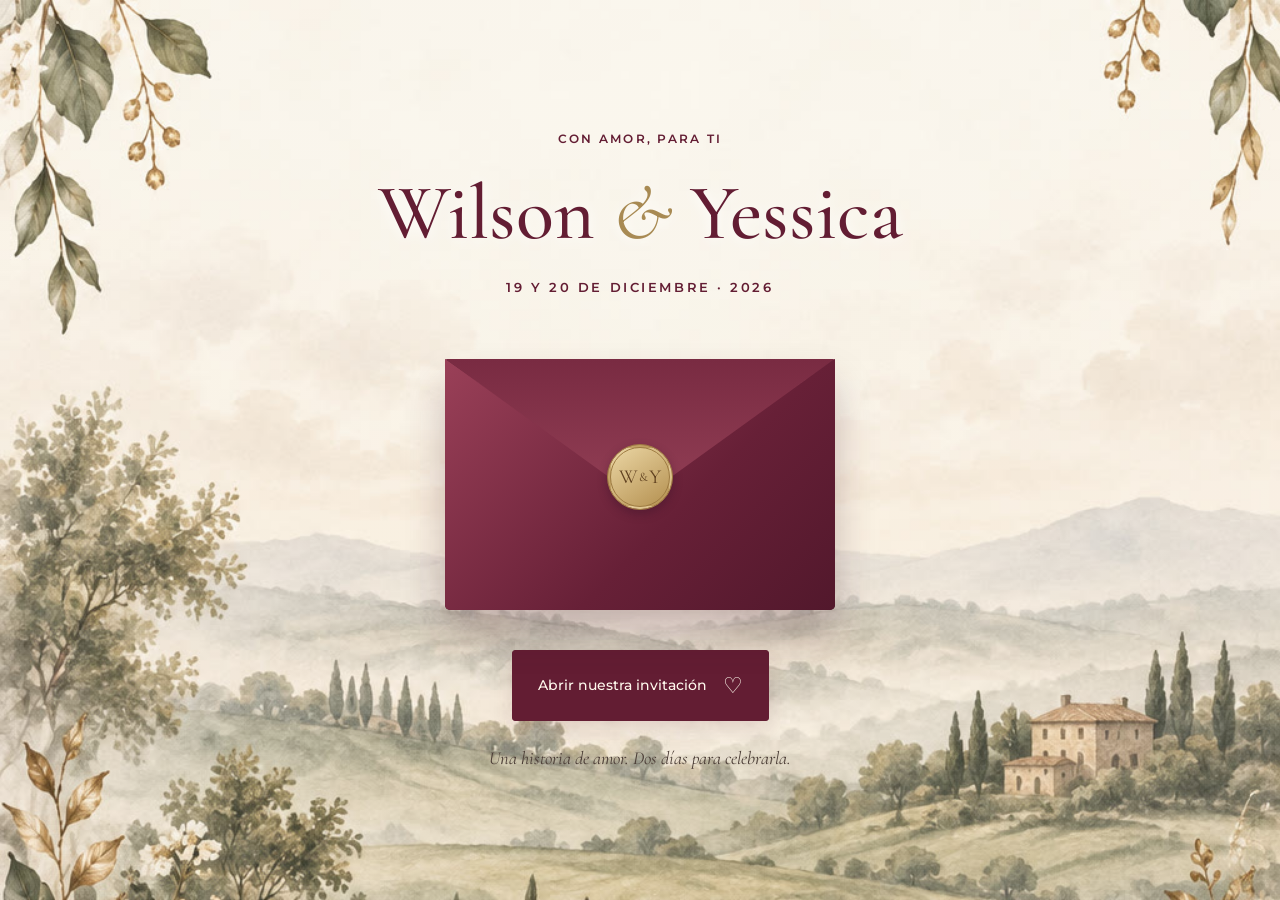
<file: index.html>
<!doctype html>
<html lang="es">
<head>
<meta charset="utf-8"><meta name="viewport" content="width=device-width,initial-scale=1,viewport-fit=cover">
<meta name="theme-color" content="#631d33"><meta name="description" content="Wilson y Yessica · Nuestra boda · 19 de diciembre de 2026. Una celebración de amor que continúa el 20.">
<title>Wilson & Yessica · Nuestra boda</title>
<link rel="icon" href="data:image/svg+xml,%3Csvg xmlns='http://www.w3.org/2000/svg' viewBox='0 0 40 40'%3E%3Crect width='40' height='40' rx='20' fill='%23631d33'/%3E%3Ctext x='20' y='28' text-anchor='middle' fill='%23fff8ed' font-size='26'%3E%E2%99%A5%3C/text%3E%3C/svg%3E">
<link rel="stylesheet" href="estilo.css?v=padrinos-boton-8"><script src="configuracion.js?v=formulario-1" defer></script><script src="invitacion.js?v=padrinos-6" defer></script>
</head>
<body>
<audio id="music" loop preload="none"><source src="cancion.m4a" type="audio/mp4"></audio>
<section class="cover" id="cover" aria-labelledby="cover-title">
  <div class="cover-inner"><p class="eyebrow">CON AMOR, PARA TI</p><h1 id="cover-title">Wilson <span>&</span> Yessica</h1><p class="cover-date">19 Y 20 DE DICIEMBRE · 2026</p>
  <div class="envelope" aria-hidden="true"><div class="letter">Nuestra boda<span>19 Y 20 · 12 · 2026</span></div><div class="pocket"></div><div class="flap"></div><div class="seal">W<span>&</span>Y</div></div>
  <button id="open" class="primary">Abrir nuestra invitación <span aria-hidden="true">♡</span></button><p class="cover-note">Una historia de amor. Dos días para celebrarla.</p></div>
</section>
<div id="petals" aria-hidden="true"></div>
<button id="music-button" class="music-button" hidden aria-label="Reproducir música" aria-pressed="false">♫ <span>Música</span></button>
<main id="invitation" hidden>
  <header class="hero section"><div class="floral-crown" aria-hidden="true"><img src="flores-canva.png" alt="" width="1536" height="512"></div><svg class="wedding-icon " viewBox="0 0 64 64" fill="none" stroke="currentColor" stroke-width="2" stroke-linecap="round" stroke-linejoin="round" aria-hidden="true" focusable="false"><circle cx="24" cy="38" r="15"/><circle cx="42" cy="38" r="15"/><path d="m34 15 8-8 8 8-8 10Z"/></svg><p class="eyebrow">NOS CASAMOS</p><h2>Wilson <span>&</span><br>Yessica</h2><p class="hero-date">19 de diciembre de 2026 · Cochabamba</p>
    <div class="portrait"><img class="couple" src="novios.jpeg" alt="Wilson y Yessica juntos" width="648" height="740"><img class="floral-frame" src="marco-floral.png" alt="" width="1024" height="1536"></div>
    <p class="quote">Dios juntó nuestras manos y nos señaló el camino;<br>nosotros uniremos nuestras vidas<br>y lo recorreremos con amor y fe.</p><div class="divider" aria-hidden="true">✧</div>
  </header>
  <section class="section blessing"><svg class="wedding-icon " viewBox="0 0 64 64" fill="none" stroke="currentColor" stroke-width="2" stroke-linecap="round" stroke-linejoin="round" aria-hidden="true" focusable="false"><path d="M32 53S7 38 7 22C7 8 25 5 32 18 39 5 57 8 57 22c0 16-25 31-25 31Z"/></svg><p class="eyebrow">CON LA BENDICIÓN DE NUESTROS PADRES</p><div class="parents"><p>Oscar Orellana V.<br>Marcelina Araoz O.</p><p>Tomas Flores A.<br><span class="memory-name">Martha Duran R. <span class="memory-cross" aria-label="en memoria">†</span></span></p></div><p class="intro">Con el amor que nos une, queremos invitarte a ser parte de este día tan esperado. Acompáñanos a comenzar un nuevo capítulo de nuestra historia.</p><p class="love-note">El amor que hoy celebramos floreció con el cariño de quienes nos enseñaron a amar.</p><div class="floral-divider" aria-hidden="true"><img src="flores-canva.png" alt="" width="1536" height="512" loading="lazy"></div></section>
  <section class="sponsors-link-section" id="padrinos-access" aria-label="Nuestros padrinos"><a class="sponsors-floral-link" href="padrinos.html"><img src="flores-canva.png" alt="" width="1536" height="512" loading="lazy"><span class="sponsors-link-label">Nuestros padrinos</span><span class="sponsors-link-caption">Conoce a quienes nos acompañan <span aria-hidden="true">↗</span></span></a></section>
  <section class="section date-section"><svg class="wedding-icon " viewBox="0 0 64 64" fill="none" stroke="currentColor" stroke-width="2" stroke-linecap="round" stroke-linejoin="round" aria-hidden="true" focusable="false"><rect x="10" y="14" width="44" height="43" rx="4"/><path d="M21 7v14M43 7v14M10 27h44M25 40l5 5 10-11"/></svg><p class="eyebrow">RESERVA ESTE DÍA</p><h2>El comienzo de un <em>para siempre</em></h2><div class="calendar" aria-label="Diciembre de 2026. Sábado 19, día de nuestra boda"><div class="month">Diciembre <span>2026</span></div><div class="weekdays" aria-hidden="true"><span>L</span><span>M</span><span>M</span><span>J</span><span>V</span><span>S</span><span>D</span></div><div class="days" id="calendar-days"></div></div><p class="date-caption">Sábado 19 de diciembre</p><p class="count-label" id="count-label">Falta muy poquito para encontrarnos</p><div class="countdown" id="countdown" role="timer" aria-label="Tiempo restante hasta la ceremonia"><div><strong id="days">—</strong><span>Días</span></div><div><strong id="hours">—</strong><span>Horas</span></div><div><strong id="minutes">—</strong><span>Minutos</span></div><div><strong id="seconds">—</strong><span>Segundos</span></div></div><p class="continuation">Y porque un día no alcanza para tanta alegría…<br><strong>¡La celebración continúa el domingo 20!</strong></p><p class="love-note">Elegirte hoy es una alegría; seguir eligiéndote cada día será nuestra promesa.</p><div class="floral-divider" aria-hidden="true"><img src="flores-canva.png" alt="" width="1536" height="512" loading="lazy"></div></section>
  <section class="section moments"><p class="eyebrow">NUESTROS ENCUENTROS</p><h2>Dos días,<br><em>un mismo amor</em></h2><div class="event-grid">
    <article class="event"><svg class="wedding-icon " viewBox="0 0 64 64" fill="none" stroke="currentColor" stroke-width="2" stroke-linecap="round" stroke-linejoin="round" aria-hidden="true" focusable="false"><path d="M32 5v13M26 10h12M14 57V30l18-15 18 15v27ZM5 57h54M25 57V44a7 7 0 0 1 14 0v13M28 30h8v7h-8Z"/></svg><p class="eyebrow">SÁBADO 19 · 13:00</p><h3>Ceremonia religiosa</h3><p class="venue">Templo Madre de la Divina Providencia<br>«El Hospicio»</p><p>Plaza Colón · Cochabamba</p><a class="outline" href="https://maps.app.goo.gl/xTVcMudNrRDbZgpJ7?g_st=aw" target="_blank" rel="noopener noreferrer"><svg class="wedding-icon icon-small" viewBox="0 0 64 64" fill="none" stroke="currentColor" stroke-width="2" stroke-linecap="round" stroke-linejoin="round" aria-hidden="true" focusable="false"><path d="M32 58S13 37 13 24a19 19 0 0 1 38 0c0 13-19 34-19 34Z"/><circle cx="32" cy="24" r="7"/></svg><span>Cómo llegar a la iglesia ↗</span></a></article>
    <article class="event"><svg class="wedding-icon " viewBox="0 0 64 64" fill="none" stroke="currentColor" stroke-width="2" stroke-linecap="round" stroke-linejoin="round" aria-hidden="true" focusable="false"><circle cx="24" cy="38" r="15"/><circle cx="42" cy="38" r="15"/><path d="m34 15 8-8 8 8-8 10Z"/></svg><p class="eyebrow">20 DE DICIEMBRE · 15:00</p><h3>Ceremonia civil</h3><p class="venue">Complejo La Frontera</p><p>Final Av. Tadeo Haenke Oeste, Colcapirhua.<br>Próximo al balneario Azul Azul.</p><a class="outline" href="https://maps.app.goo.gl/ximq4YPet9B9PEyF7?g_st=aw" target="_blank" rel="noopener noreferrer"><svg class="wedding-icon icon-small" viewBox="0 0 64 64" fill="none" stroke="currentColor" stroke-width="2" stroke-linecap="round" stroke-linejoin="round" aria-hidden="true" focusable="false"><path d="M32 58S13 37 13 24a19 19 0 0 1 38 0c0 13-19 34-19 34Z"/><circle cx="32" cy="24" r="7"/></svg><span>Cómo llegar a la ceremonia civil ↗</span></a></article>
    <article class="event"><svg class="wedding-icon " viewBox="0 0 64 64" fill="none" stroke="currentColor" stroke-width="2" stroke-linecap="round" stroke-linejoin="round" aria-hidden="true" focusable="false"><path d="m9 12 18-4 4 18c2 12-15 16-18 4ZM55 12 37 8l-4 18c-2 12 15 16 18 4ZM23 39l4 17M18 58l18-4M41 39l-4 17M46 58l-18-4"/></svg><p class="eyebrow">19 Y 20 DE DICIEMBRE</p><h3>Recepción social</h3><p class="venue">Complejo La Frontera</p><p>Final Av. Tadeo Haenke Oeste, Colcapirhua.<br>Próximo al balneario Azul Azul.</p><a class="outline" href="https://maps.app.goo.gl/ximq4YPet9B9PEyF7?g_st=aw" target="_blank" rel="noopener noreferrer"><svg class="wedding-icon icon-small" viewBox="0 0 64 64" fill="none" stroke="currentColor" stroke-width="2" stroke-linecap="round" stroke-linejoin="round" aria-hidden="true" focusable="false"><path d="M32 58S13 37 13 24a19 19 0 0 1 38 0c0 13-19 34-19 34Z"/><circle cx="32" cy="24" r="7"/></svg><span>Cómo llegar a la recepción ↗</span></a></article>
  </div><p class="love-note">De tu mano, cada camino se convierte en hogar.</p><div class="floral-divider" aria-hidden="true"><img src="flores-canva.png" alt="" width="1536" height="512" loading="lazy"></div></section>
  
  <section class="section rsvp"><svg class="wedding-icon " viewBox="0 0 64 64" fill="none" stroke="currentColor" stroke-width="2" stroke-linecap="round" stroke-linejoin="round" aria-hidden="true" focusable="false"><rect x="7" y="17" width="50" height="35" rx="4"/><path d="m8 19 24 20 24-20M8 50l17-17M56 50 39 33"/></svg><p class="eyebrow">TU PRESENCIA ES PARTE DE NUESTRA ALEGRÍA</p><h2>Nos encantará<br><em>celebrar contigo</em></h2><aside class="adults-note" aria-labelledby="adults-title"><svg class="wedding-icon " viewBox="0 0 64 64" fill="none" stroke="currentColor" stroke-width="2" stroke-linecap="round" stroke-linejoin="round" aria-hidden="true" focusable="false"><path d="M32 53S7 38 7 22C7 8 25 5 32 18 39 5 57 8 57 22c0 16-25 31-25 31Z"/></svg><p class="eyebrow" id="adults-title">CON RESPETO Y CARIÑO</p><p>Amamos a los niños, pero en esta ocasión deseamos compartir una velada tranquila y romántica, reservada solo para adultos.</p><p>Gracias por comprender y acompañarnos a vivir este momento tan especial.</p></aside><p>Confirma tu asistencia y cuéntanos cuántos adultos te acompañarán.</p><a class="primary" id="rsvp-link" hidden target="_blank" rel="noopener noreferrer">Confirmar asistencia ♡</a><p id="rsvp-pending" class="pending">La confirmación de asistencia estará disponible pronto.</p><p class="questions">¿Tienes alguna duda?</p><a class="contact" href="https://wa.me/59168508211?text=Hola%2C%20tengo%20una%20consulta%20sobre%20la%20boda%20de%20Wilson%20y%20Yessica." target="_blank" rel="noopener noreferrer">Escríbenos por WhatsApp ↗</a><p class="love-note">La felicidad crece cuando se comparte con las personas que llevamos en el corazón.</p><div class="floral-divider" aria-hidden="true"><img src="flores-canva.png" alt="" width="1536" height="512" loading="lazy"></div></section>
  <footer><p class="footer-names">Wilson & Yessica</p><p>Con amor, te esperamos.</p><span>19 · 12 · 2026</span></footer>
</main>
<noscript><p class="noscript">Activa JavaScript para abrir esta invitación interactiva.</p></noscript>
</body></html>
</file>
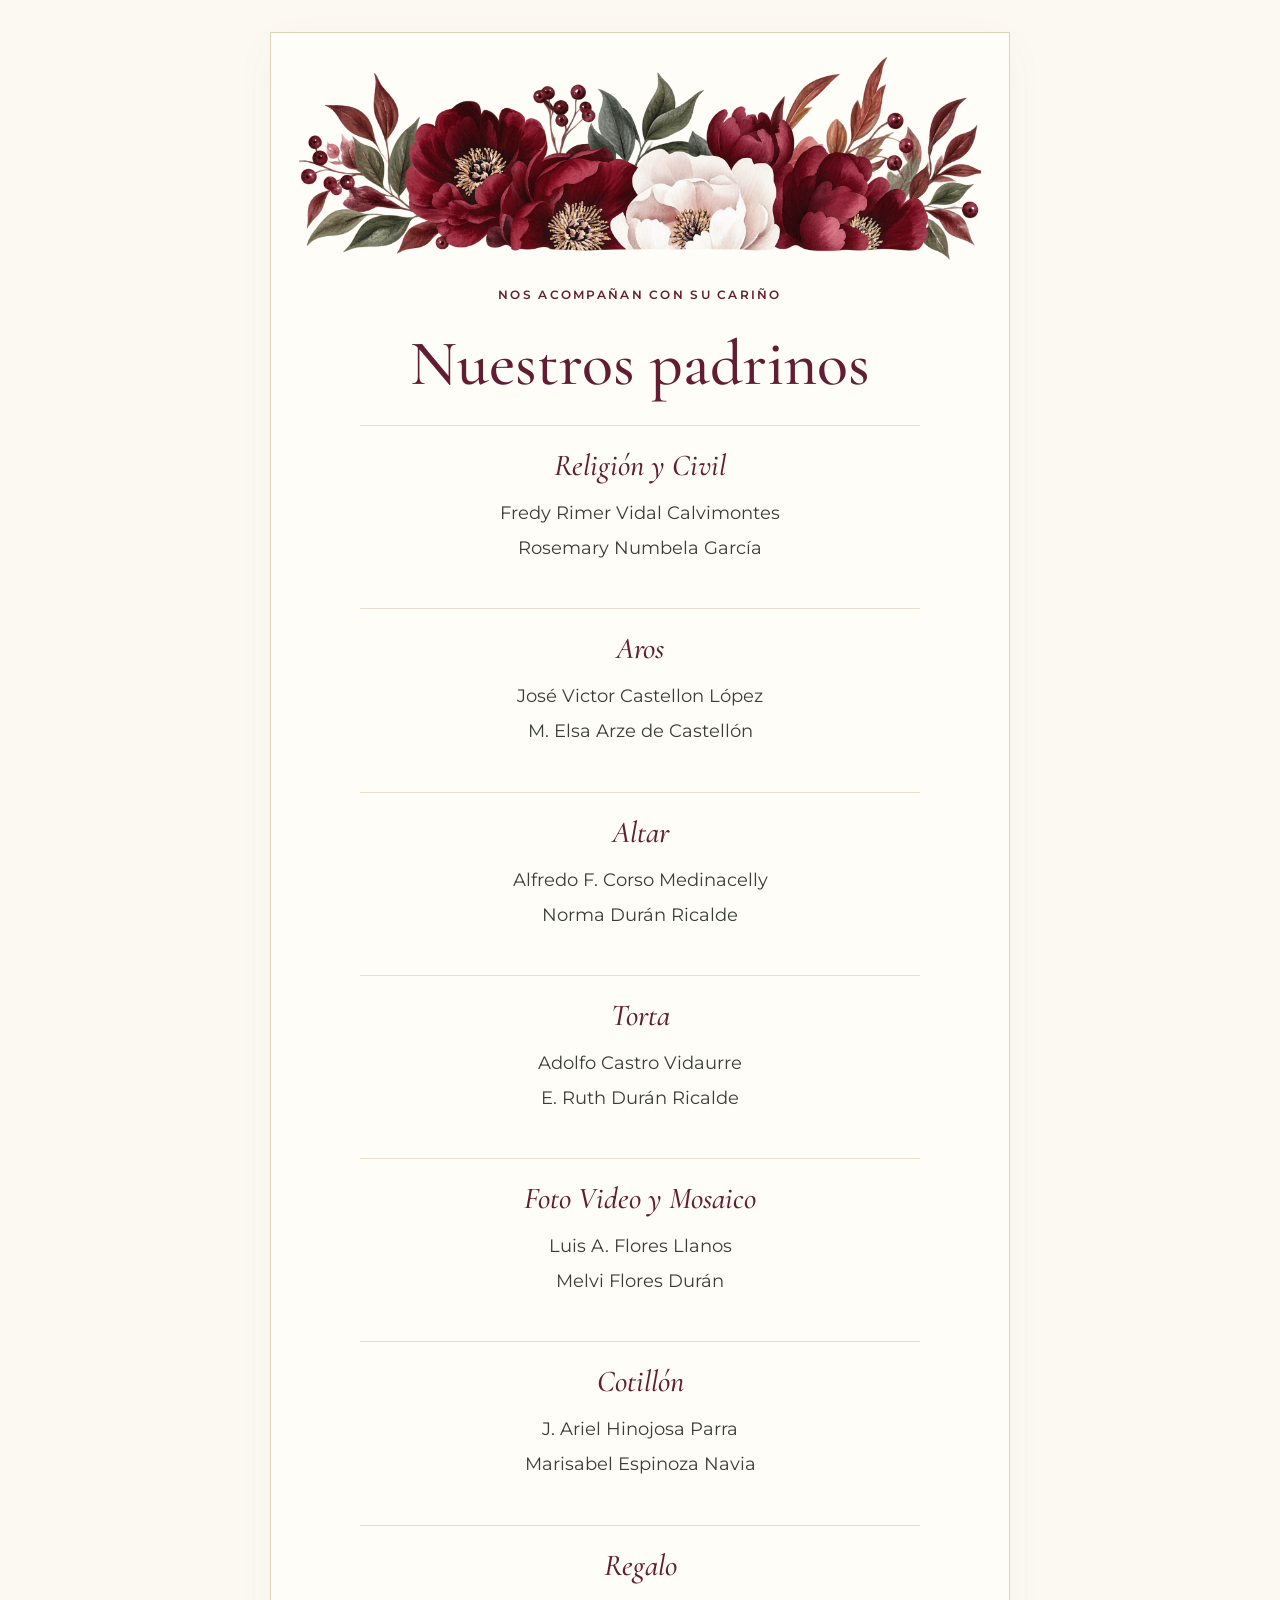
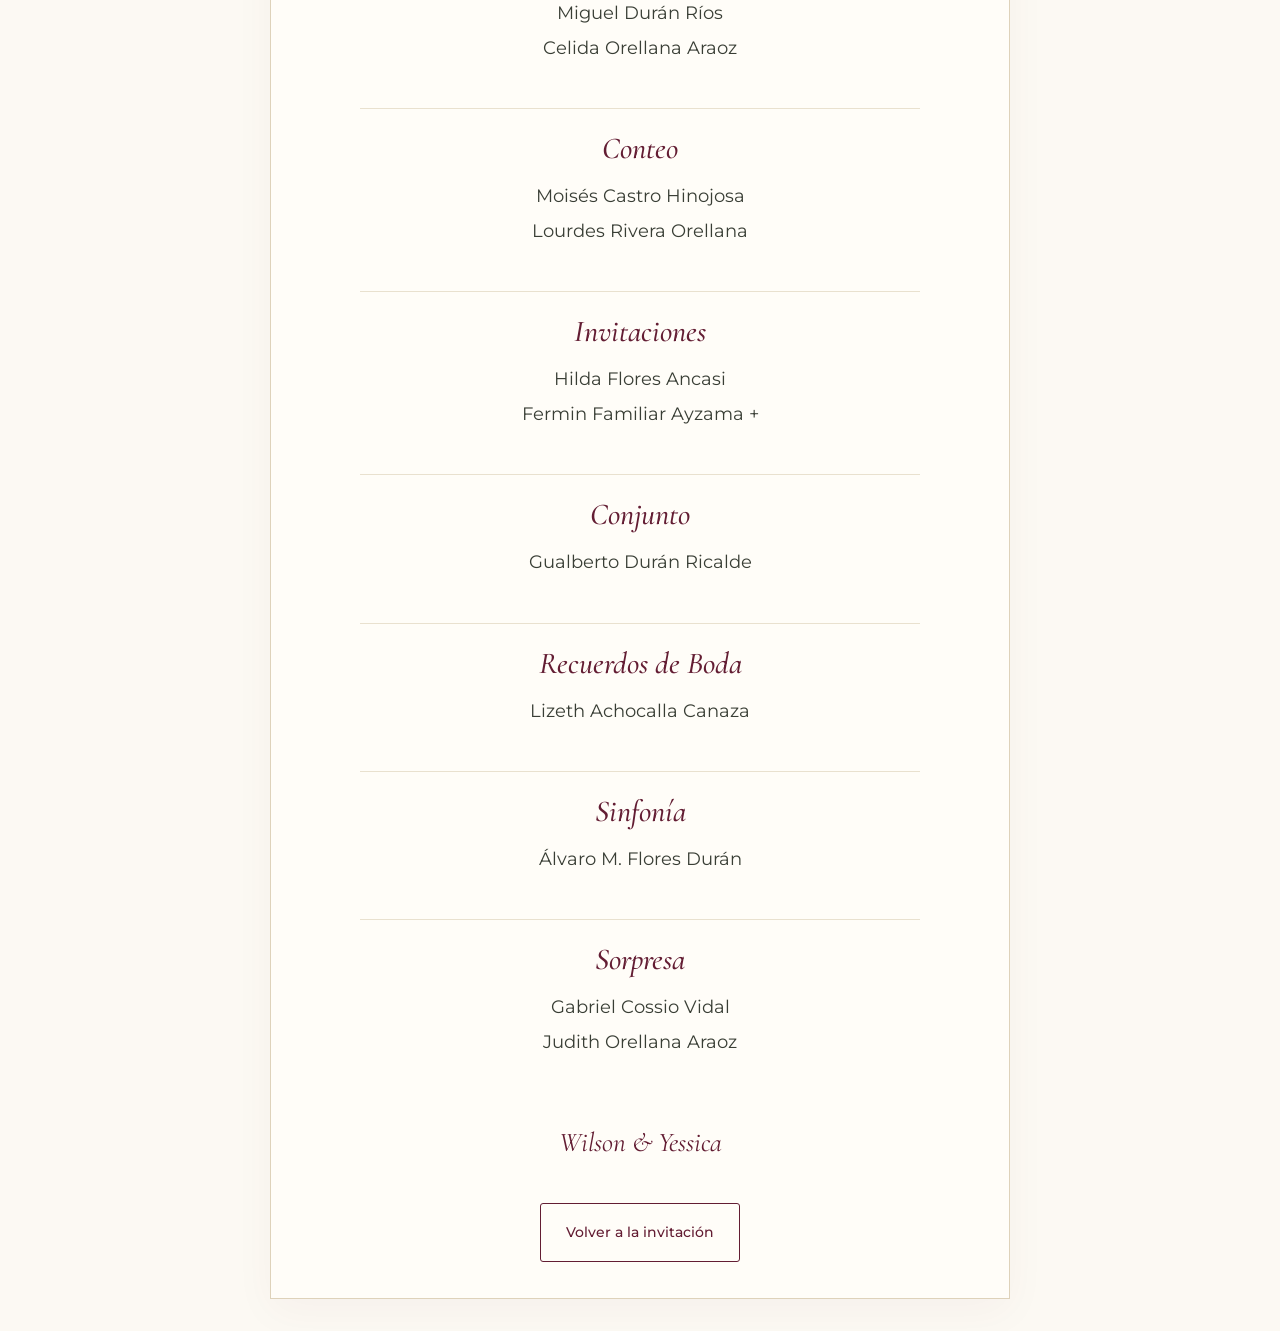
<file: padrinos.html>
<!doctype html>
<html lang="es"><head><meta charset="utf-8"><meta name="viewport" content="width=device-width,initial-scale=1"><meta name="theme-color" content="#631d33"><title>Nuestros padrinos · Wilson & Yessica</title><link rel="stylesheet" href="estilo.css?v=padrinos-6"><style>
.sponsor-sheet{width:min(92%,740px);margin:32px auto;padding:0 28px 36px;text-align:center;border:1px solid #a88a5360;background:#fffdf8;box-shadow:0 12px 40px #631d330a}.sheet-flowers{display:block;width:100%;height:auto;margin:0 auto 24px}.sponsor-sheet h1{color:var(--wine);font-size:clamp(2.6rem,9vw,4rem);margin-bottom:28px}.sponsor-sheet .sponsor-grid{display:grid;grid-template-columns:1fr;gap:0;max-width:560px;margin:auto}.sponsor-grid>div{padding:24px 0;border-top:1px solid #a88a5340}.sponsor-sheet h3{font-style:italic;margin-bottom:14px;font-size:1.9rem}.sponsor-sheet .sponsor-grid p{font-size:clamp(1rem,3.8vw,1.15rem);line-height:1.9;overflow-wrap:break-word}.sponsor-sheet .outline{margin-top:20px}.sheet-signature{font:italic 1.7rem var(--serif);color:var(--wine);margin:24px auto}@media(max-width:400px){.sponsor-sheet{padding:0 18px 28px;margin:18px auto}}
</style></head><body><main class="sponsor-sheet"><img class="sheet-flowers" src="flores-canva.png" alt="" width="1536" height="512"><p class="eyebrow">NOS ACOMPAÑAN CON SU CARIÑO</p><h1>Nuestros padrinos</h1><div class="sponsor-grid"><div><h3>Religión y Civil</h3><p>Fredy Rimer Vidal Calvimontes<br>Rosemary Numbela García</p></div><div><h3>Aros</h3><p>José Victor Castellon López<br>M. Elsa Arze de Castellón</p></div><div><h3>Altar</h3><p>Alfredo F. Corso Medinacelly<br>Norma Durán Ricalde</p></div><div><h3>Torta</h3><p>Adolfo Castro Vidaurre<br>E. Ruth Durán Ricalde</p></div><div><h3>Foto Video y Mosaico</h3><p>Luis A. Flores Llanos<br>Melvi Flores Durán</p></div><div><h3>Cotillón</h3><p>J. Ariel Hinojosa Parra<br>Marisabel Espinoza Navia</p></div><div><h3>Regalo</h3><p>Miguel Durán Ríos<br>Celida Orellana Araoz</p></div><div><h3>Conteo</h3><p>Moisés Castro Hinojosa<br>Lourdes Rivera Orellana</p></div><div><h3>Invitaciones</h3><p>Hilda Flores Ancasi<br>Fermin Familiar Ayzama +</p></div><div><h3>Conjunto</h3><p>Gualberto Durán Ricalde</p></div><div><h3>Recuerdos de Boda</h3><p>Lizeth Achocalla Canaza</p></div><div><h3>Sinfonía</h3><p>Álvaro M. Flores Durán</p></div><div><h3>Sorpresa</h3><p>Gabriel Cossio Vidal<br>Judith Orellana Araoz</p></div></div><p class="sheet-signature">Wilson &amp; Yessica</p><a class="outline" href="index.html#padrinos-access">Volver a la invitación</a></main></body></html>
</file>
<file: estilo.css>
@import url('https://fonts.googleapis.com/css2?family=Cormorant+Garamond:ital,wght@0,400;0,500;0,600;1,400;1,500&family=Montserrat:wght@400;500;600&display=swap');
:root{--wine:#631d33;--rose:#9c5267;--ivory:#fcf9f3;--ink:#393e35;--gold:#a88a53;--green:#52664d;--serif:'Cormorant Garamond',Georgia,serif;--sans:'Montserrat',Arial,sans-serif;color-scheme:light}*{box-sizing:border-box}html{scroll-behavior:smooth}body{margin:0;background:var(--ivory);color:var(--ink);font:16px/1.8 var(--sans)}[hidden]{display:none!important}button,a{-webkit-tap-highlight-color:transparent}button{cursor:pointer;font:inherit}a{color:inherit}button:focus-visible,a:focus-visible{outline:3px solid var(--rose);outline-offset:6px}h1,h2,h3,p{margin-top:0}h1,h2,h3{font-family:var(--serif);font-weight:500;line-height:1.05}h2{font-size:clamp(2.6rem,6vw,4.1rem);color:var(--wine);margin-bottom:35px}h2 em{font-weight:400}h3{font-size:2rem;color:var(--wine)}.eyebrow{font-size:.75rem;letter-spacing:.19em;line-height:1.8;font-weight:600;color:var(--wine);margin:0 0 24px}.cover{min-height:100vh;min-height:100svh;background:linear-gradient(#fff9ee18,#fff9ee18),url('paisaje.jpg') center/cover;display:grid;place-items:center;padding:40px 24px;text-align:center;isolation:isolate}.cover-inner{width:min(100%,660px)}.cover h1{font-size:clamp(2.7rem,7vw,4.9rem);color:var(--wine);margin-bottom:20px;text-shadow:0 1px 14px #fff}.cover h1 span{font-style:italic;font-weight:400;color:var(--gold)}.cover-date{font-size:.8rem;letter-spacing:.2em;color:var(--wine);font-weight:600}.cover-note{font:italic 1.15rem/1.5 var(--serif);margin:24px 0 0;color:#4c3e37}.envelope{position:relative;isolation:isolate;width:min(100%,390px);aspect-ratio:1.55;background:#522332;margin:60px auto 40px;perspective:1000px;border-radius:5px;box-shadow:0 24px 38px #42162640}.letter{position:absolute;inset:8% 7%;padding-top:24px;background:#fff9ec;color:var(--wine);font:italic 1.8rem var(--serif);border:1px solid var(--gold);transition:transform .8s .25s}.letter span{display:block;font:.85rem var(--sans);margin-top:12px;letter-spacing:.2em}.pocket{position:absolute;inset:0;z-index:3;background:linear-gradient(135deg,#9a4058,#672037 60%,#52182c);clip-path:polygon(0 0,50% 54%,100% 0,100% 100%,0 100%);border-radius:0 0 5px 5px}.flap{position:absolute;inset:0;z-index:4;background:linear-gradient(#792b42,#a64e64);clip-path:polygon(0 0,100% 0,50% 56%);transform-origin:top;backface-visibility:hidden;transition:transform .85s ease}.seal{position:absolute;z-index:5;left:50%;top:47%;transform:translate(-50%,-50%);width:66px;height:66px;display:flex;align-items:center;justify-content:center;gap:1px;border-radius:50%;background:linear-gradient(145deg,#ebd6a4,#b49050);border:4px double #9e7b42;color:#614221;box-shadow:0 4px 10px #35112760;font:1.25rem var(--serif);transition:opacity .25s}.seal span{font-size:.8rem}.opening .seal{opacity:0}.opening .flap{transform:rotateX(180deg)}.opening .letter{transform:translateY(-35%)}.opening .cover-inner{animation:leave .35s .85s both}.primary,.outline{display:inline-flex;align-items:center;justify-content:center;gap:16px;text-decoration:none;font:500 .85rem/1.5 var(--sans);padding:18px 25px;min-height:54px;border:1px solid var(--wine);border-radius:3px;transition:background .2s,transform .2s}.primary{background:var(--wine);color:#fff9ed;box-shadow:0 7px 20px #631d3322}.primary:hover{background:#852a45;transform:translateY(-2px)}.outline{color:var(--wine);background:transparent}.outline:hover{background:#631d330c}.primary span{font-size:1.35rem}.section{padding:82px 24px;text-align:center;max-width:1040px;margin:auto}.hero{padding-top:75px;padding-bottom:30px}.hero h2{font-size:clamp(4.5rem,12vw,7rem);line-height:.95;margin-bottom:24px}.hero h2 span{font-size:.65em;font-style:italic;color:var(--gold)}.hero-date{font-size:.8rem;letter-spacing:.06em}.portrait{position:relative;width:min(100%,410px);aspect-ratio:2/3;margin:30px auto 10px}.couple{position:absolute;left:8%;top:13%;width:84%;height:73%;padding-top:12%;background:#e8dfc7;border-radius:50%;object-fit:cover;object-position:50% 38%}.floral-frame{position:absolute;inset:0;width:100%;height:100%;object-fit:contain;pointer-events:none}.quote{font:italic clamp(1.35rem,4vw,1.75rem)/1.5 var(--serif);max-width:650px;margin:10px auto 30px}.divider{display:flex;align-items:center;gap:24px;justify-content:center;color:var(--gold);font-size:1.5rem}.divider::before,.divider::after{content:'';height:1px;width:100px;background:#a88a5366}.blessing{padding-top:36px}.parents{display:grid;grid-template-columns:1fr 1fr;gap:30px;max-width:700px;margin:0 auto 35px}.parents p{font:1.45rem/1.35 var(--serif)}.parents span{color:var(--gold)}.intro{font-size:.9rem;max-width:630px;margin:auto}.date-section{background:#f3eee5;max-width:none}.date-section h2{max-width:630px;margin-left:auto;margin-right:auto}.calendar{max-width:385px;margin:36px auto 14px;padding:24px 22px 25px;border:1px solid #a88a5370;background:#fffdf8;box-shadow:0 10px 40px #6b4c2420}.month{font:2.15rem var(--serif);color:var(--wine);margin-bottom:25px}.month span{font: .8rem var(--sans);letter-spacing:.1em;display:block;margin-top:10px}.weekdays,.days{display:grid;grid-template-columns:repeat(7,1fr);gap:6px}.weekdays{font-size:.7rem;color:var(--green);margin-bottom:13px}.days span{position:relative;display:grid;place-items:center;min-height:38px;font-size:.85rem;isolation:isolate}.wedding-day{color:white;font-weight:600}.wedding-day::before{content:'♥';position:absolute;font:51px/1 Georgia,serif;color:var(--wine);z-index:-1;top:-3px;left:50%;transform:translateX(-50%)}.date-caption{font:italic 1.4rem var(--serif);color:var(--wine)}.count-label{font-size:.85rem;margin:35px 0 16px}.countdown{display:flex;justify-content:center;gap:clamp(14px,5vw,40px);font-variant-numeric:tabular-nums}.countdown strong{display:block;font:500 clamp(2.2rem,7vw,3.4rem)/1.2 var(--serif);color:var(--wine);min-width:2ch}.countdown span{font-size:.64rem;letter-spacing:.1em;text-transform:uppercase}.continuation{font:italic 1.3rem/1.6 var(--serif);margin:38px auto 0;max-width:500px}.continuation strong{font-weight:600}.event-grid{display:grid;grid-template-columns:1fr 1fr;gap:30px;margin-top:45px}.event{padding:25px 25px 35px;border-top:1px solid var(--gold);display:flex;flex-direction:column;align-items:center}.event-number{font:italic 3rem var(--serif);color:#ab8c5755;margin-bottom:16px}.event .eyebrow{margin-bottom:18px}.event h3{margin-bottom:25px}.event p{font-size:.85rem}.event .venue{font:600 1.25rem/1.45 var(--serif)}.event .outline{margin-top:auto}.civil{color:var(--wine);font-weight:500}.sponsors{border-top:1px solid #a88a5344;padding-top:55px}.sponsor-grid{display:grid;grid-template-columns:repeat(3,1fr);gap:30px}.sponsor-grid h3{font-style:italic;font-size:1.5rem;margin-bottom:14px}.sponsor-grid p{font-size:.82rem;line-height:1.9}.rsvp{max-width:none;background:var(--wine);color:var(--ivory);padding:75px 24px}.rsvp .eyebrow{color:#e3c89b}.rsvp h2{color:#fff8ed}.rsvp>p:not(.eyebrow){max-width:480px;margin-left:auto;margin-right:auto;font-size:.9rem}.rsvp .primary{background:#fff8ed;color:var(--wine);margin-top:14px}.rsvp .questions{margin-top:42px;margin-bottom:8px;font:italic 1.4rem var(--serif)!important}.contact{font-size:.85rem;text-underline-offset:6px}.pending{padding:14px;border:1px solid #d7b88b66}footer{text-align:center;padding:50px 24px 65px;background:#eee8dc}footer .footer-names{font:italic 2.1rem var(--serif);color:var(--wine);margin-bottom:12px}footer p{font-size:.8rem}footer>span{font-size:.65rem;letter-spacing:.2em;color:#776744}.music-button{position:fixed;bottom:max(18px,env(safe-area-inset-bottom));right:max(18px,env(safe-area-inset-right));z-index:15;border:1px solid #baa77e;background:#fffaf0f2;color:var(--wine);box-shadow:0 4px 20px #32102425;border-radius:30px;min-height:48px;padding:10px 17px;font-size:1.1rem}.music-button span{font-size:.7rem;margin-left:5px}#petals{position:fixed;inset:0;pointer-events:none;z-index:10;overflow:hidden}#petals i{position:absolute;top:-35px;width:var(--size);height:calc(var(--size)*1.35);border-radius:80% 0 80% 35%;background:linear-gradient(135deg,#d99caa,#8c354e);opacity:.45;animation:fall linear infinite}#petals.paused i{animation-play-state:paused}.noscript{padding:20px;text-align:center}@keyframes fall{0%{transform:translate3d(0,-30px,0) rotate(0)}100%{transform:translate3d(var(--drift),110vh,0) rotate(360deg)}}@keyframes leave{to{opacity:0;transform:translateY(-20px)}}@media(max-width:650px){.section{padding:62px 22px}.hero{padding-bottom:25px}.cover{padding:40px 25px;background-position:center}.cover h1{max-width:340px;margin-left:auto;margin-right:auto;font-size:3.3rem}.cover h1 span{display:block;font-size:.6em;line-height:1.1}.cover .eyebrow{margin-bottom:18px}.envelope{margin-top:42px;margin-bottom:30px}.cover-note{font-size:1.05rem}.parents{gap:16px}.parents p{font-size:1.2rem}.event-grid{grid-template-columns:1fr;gap:28px}.event{padding-left:10px;padding-right:10px}.sponsor-grid{grid-template-columns:1fr;gap:20px}.sponsor-grid p{font-size:.88rem}.portrait{margin-top:10px}.hero-date{font-size:.72rem}.music-button{right:12px;bottom:12px}.rsvp{padding-bottom:80px}}@media(prefers-reduced-motion:reduce){html{scroll-behavior:auto}*,*::before,*::after{animation:none!important;transition:none!important}#petals{display:none}}


/* Flores inspiradas en la referencia de Canva a lo largo de la invitación. */
.section{position:relative}
.hero{padding-top:0}
.floral-crown{width:min(100% + 48px,780px);margin:0 auto 36px;max-height:230px;overflow:hidden}
.floral-crown img{display:block;width:100%;height:auto;transform:rotate(180deg)}
.floral-divider{width:min(100%,650px);margin:36px auto -30px;line-height:0;pointer-events:none;transform-origin:50% 100%;animation:botanical-sway 8s ease-in-out infinite alternate}
.floral-divider img{width:100%;height:auto;object-fit:contain;display:block}
.love-note{position:relative;max-width:570px;margin:44px auto 0;padding:24px 12px 0;font:italic clamp(1.35rem,4vw,1.8rem)/1.5 var(--serif);color:var(--wine)}
.love-note::before{content:'♡';display:block;font:1.65rem Georgia,serif;color:var(--gold);margin-bottom:14px}
.rsvp .love-note{font:italic clamp(1.35rem,4vw,1.8rem)/1.5 var(--serif)!important;color:#fff6e9;max-width:570px!important;margin-top:45px}
.rsvp .floral-divider{margin-bottom:-75px}
.scroll-reveal{opacity:0;transform:translateY(22px);transition:opacity .85s ease,transform .85s cubic-bezier(.2,.7,.25,1)}
.scroll-reveal.is-visible{opacity:1;transform:none}
.hero h2{animation:names-arrive 1.1s ease both}
.portrait{animation:portrait-arrive 1.2s ease both}
.event{transition:box-shadow .3s,background .3s,transform .85s,opacity .85s}
.event:hover{background:#fffdf8;box-shadow:0 12px 35px #631d3310}
.wedding-day::before{animation:heart-beat 2.8s ease-in-out infinite}
.seal{animation:seal-glow 3s ease-in-out infinite}
.primary{transition:background .25s,transform .25s,box-shadow .25s}
.primary:hover{box-shadow:0 10px 26px #631d3340}
@keyframes botanical-sway{from{transform:rotate(-.6deg)}to{transform:rotate(.6deg)}}
@keyframes names-arrive{from{opacity:0;transform:translateY(18px)}to{opacity:1;transform:none}}
@keyframes portrait-arrive{from{opacity:0;transform:scale(.96)}to{opacity:1;transform:scale(1)}}
@keyframes heart-beat{0%,70%,100%{transform:translateX(-50%) scale(1)}15%{transform:translateX(-50%) scale(1.12)}30%{transform:translateX(-50%) scale(1)}45%{transform:translateX(-50%) scale(1.07)}}
@keyframes seal-glow{0%,100%{box-shadow:0 4px 10px #35112760}50%{box-shadow:0 4px 22px #e6c58890}}
@media(max-width:650px){.hero{padding-top:0}.floral-crown{width:calc(100% + 44px);max-height:150px;margin-left:-22px;margin-bottom:24px}.floral-divider{width:calc(100% + 22px);max-width:none;margin-left:-11px;margin-bottom:-20px}.rsvp .floral-divider{margin-bottom:-80px}.love-note{padding-left:8px;padding-right:8px;margin-top:30px}}
@media(prefers-reduced-motion:reduce){.scroll-reveal{opacity:1;transform:none}*,*::before,*::after{animation:none!important;transition:none!important}}

/* Tres momentos de la celebración. */
@media(min-width:900px){.event-grid{grid-template-columns:repeat(3,minmax(0,1fr));gap:20px}.event{padding-left:12px;padding-right:12px}.event .outline{padding:15px 12px}}
@media(min-width:651px) and (max-width:899px){.event-grid{grid-template-columns:1fr;max-width:580px;margin-left:auto;margin-right:auto}}
/* Iconos de boda y mensaje de celebración solo para adultos. */
.wedding-icon{display:block;width:58px;height:58px;margin:0 auto 22px;color:var(--gold);flex-shrink:0}.event>.wedding-icon{color:var(--wine)}
.icon-small{display:inline-block;width:22px;height:22px;margin:0;color:currentColor}.outline .icon-small+span{font-size:inherit}
.adults-note{max-width:560px;margin:30px auto 34px;padding:30px 26px;border:1px solid #e3c89b70;border-radius:90px 90px 8px 8px;background:#ffffff06}
.adults-note>.wedding-icon{width:38px;height:38px;margin-bottom:16px;color:#e3c89b}.adults-note .eyebrow{font-size:.68rem;margin-bottom:18px}
.adults-note p:not(.eyebrow){font:italic 1.35rem/1.6 var(--serif);margin-bottom:16px}.adults-note p:last-child{font:.8rem/1.8 var(--sans);margin-bottom:0;color:#f0dfcf}
@media(max-width:650px){.adults-note{padding:28px 20px;border-radius:70px 70px 8px 8px}.wedding-icon{width:50px;height:50px}.icon-small{width:20px;height:20px}}

/* Papás sin conjunciones y cruz junto al nombre. */
.parents p{line-height:1.65}.parents .memory-name{display:inline-block;color:inherit;white-space:nowrap}.parents .memory-cross{display:inline;color:var(--gold);font-size:.8em;vertical-align:baseline;margin-left:.12em}

/* Acceso floral a la hoja independiente de padrinos. */
.sponsors-link-section{padding:24px 24px 46px;text-align:center;background:var(--ivory)}
.sponsors-floral-link{position:relative;display:flex;flex-direction:column;align-items:center;width:min(100%,390px);margin:auto;padding:0 22px 25px;border:1px solid #b4975c;border-radius:26px;background:linear-gradient(145deg,#fffdf8,#f2e8da);box-shadow:0 8px 24px #631d3312;text-decoration:none;color:var(--wine);transition:transform .25s ease,box-shadow .25s ease}
.sponsors-floral-link::after{content:'';position:absolute;inset:6px;border:1px solid #b4975c50;border-radius:21px;pointer-events:none}
.sponsors-floral-link img{display:block;width:100%;height:auto;max-width:310px;margin:0 auto 8px;object-fit:contain}
.sponsors-link-label{font:italic 500 clamp(2rem,7vw,2.7rem)/1.2 var(--serif)}
.sponsors-link-caption{font:.75rem/1.6 var(--sans);margin-top:10px;color:#765c50}
.sponsors-link-caption span{display:inline-block;margin-left:7px;color:var(--wine);font-size:1.1rem}
.sponsors-floral-link:hover{transform:translateY(-3px);box-shadow:0 12px 30px #631d3325}
@media(prefers-reduced-motion:reduce){.sponsors-floral-link{transition:none}.sponsors-floral-link:hover{transform:none}}
</file>
